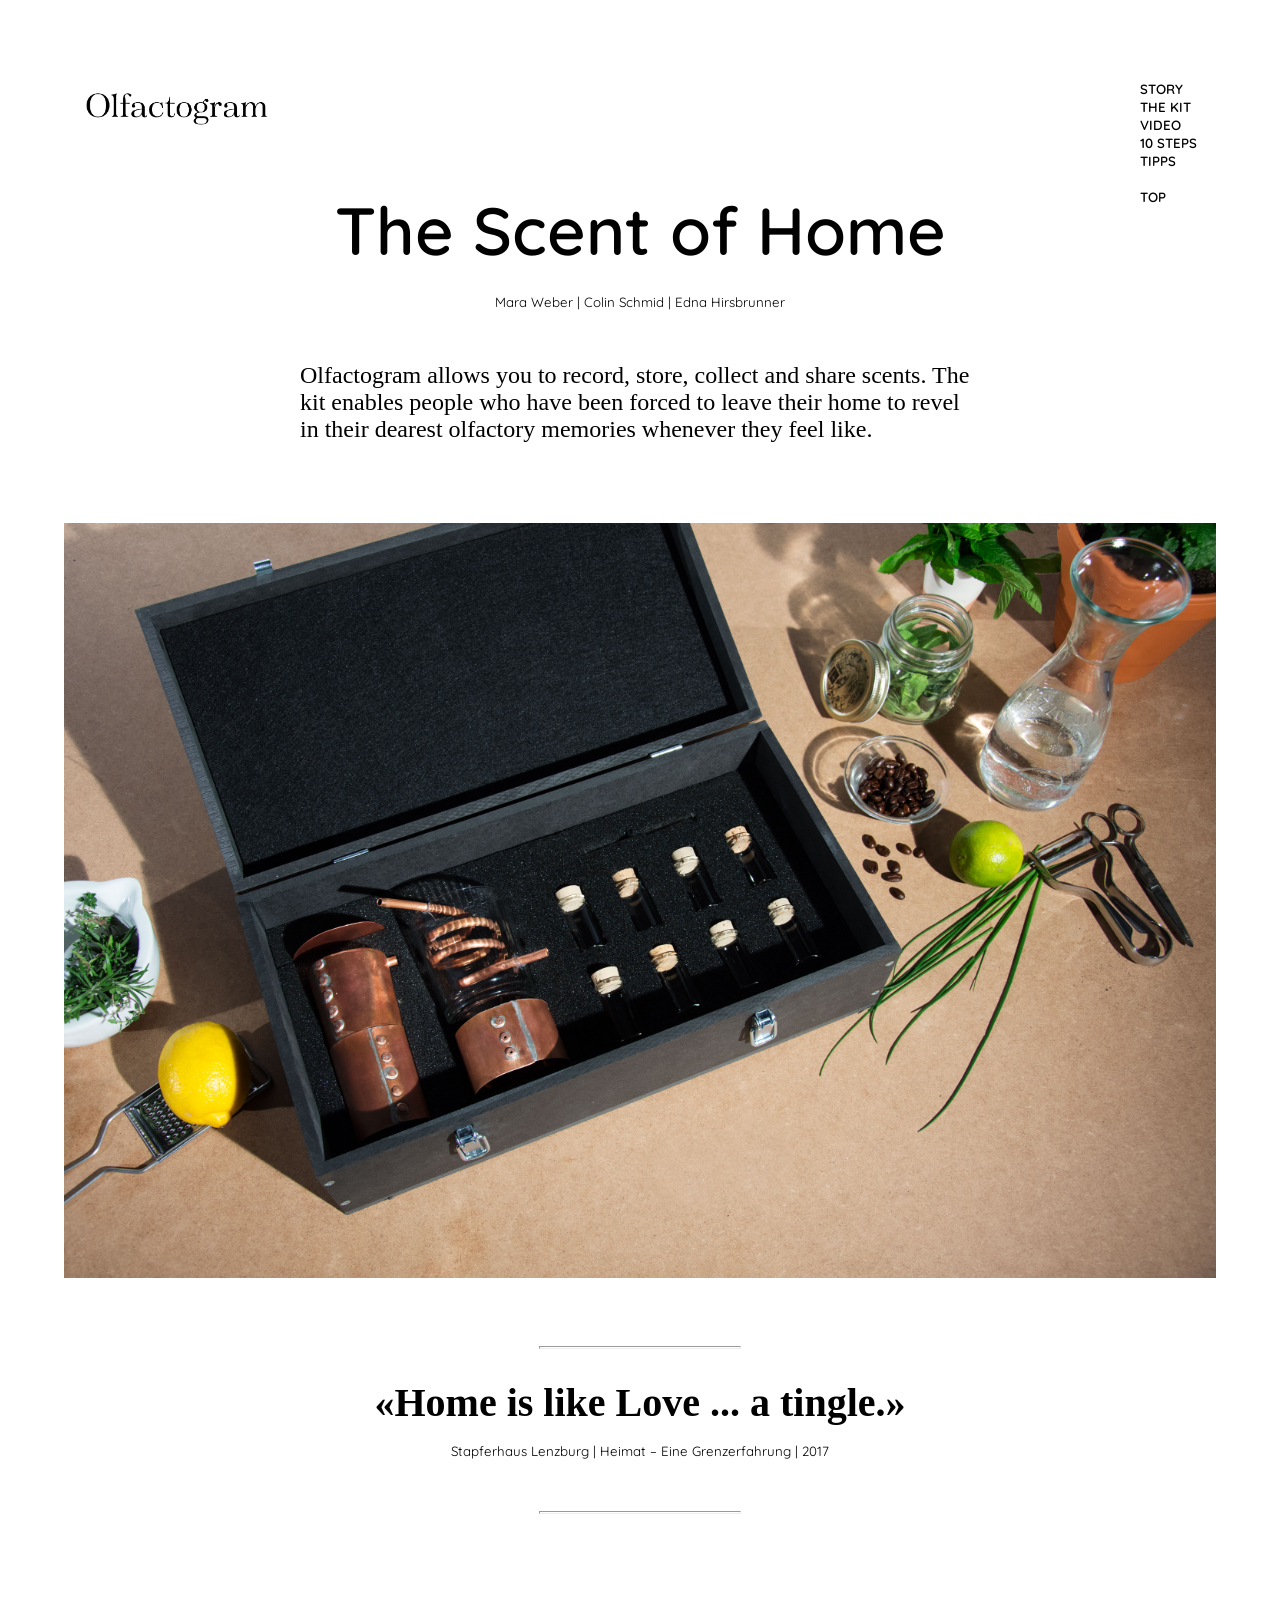
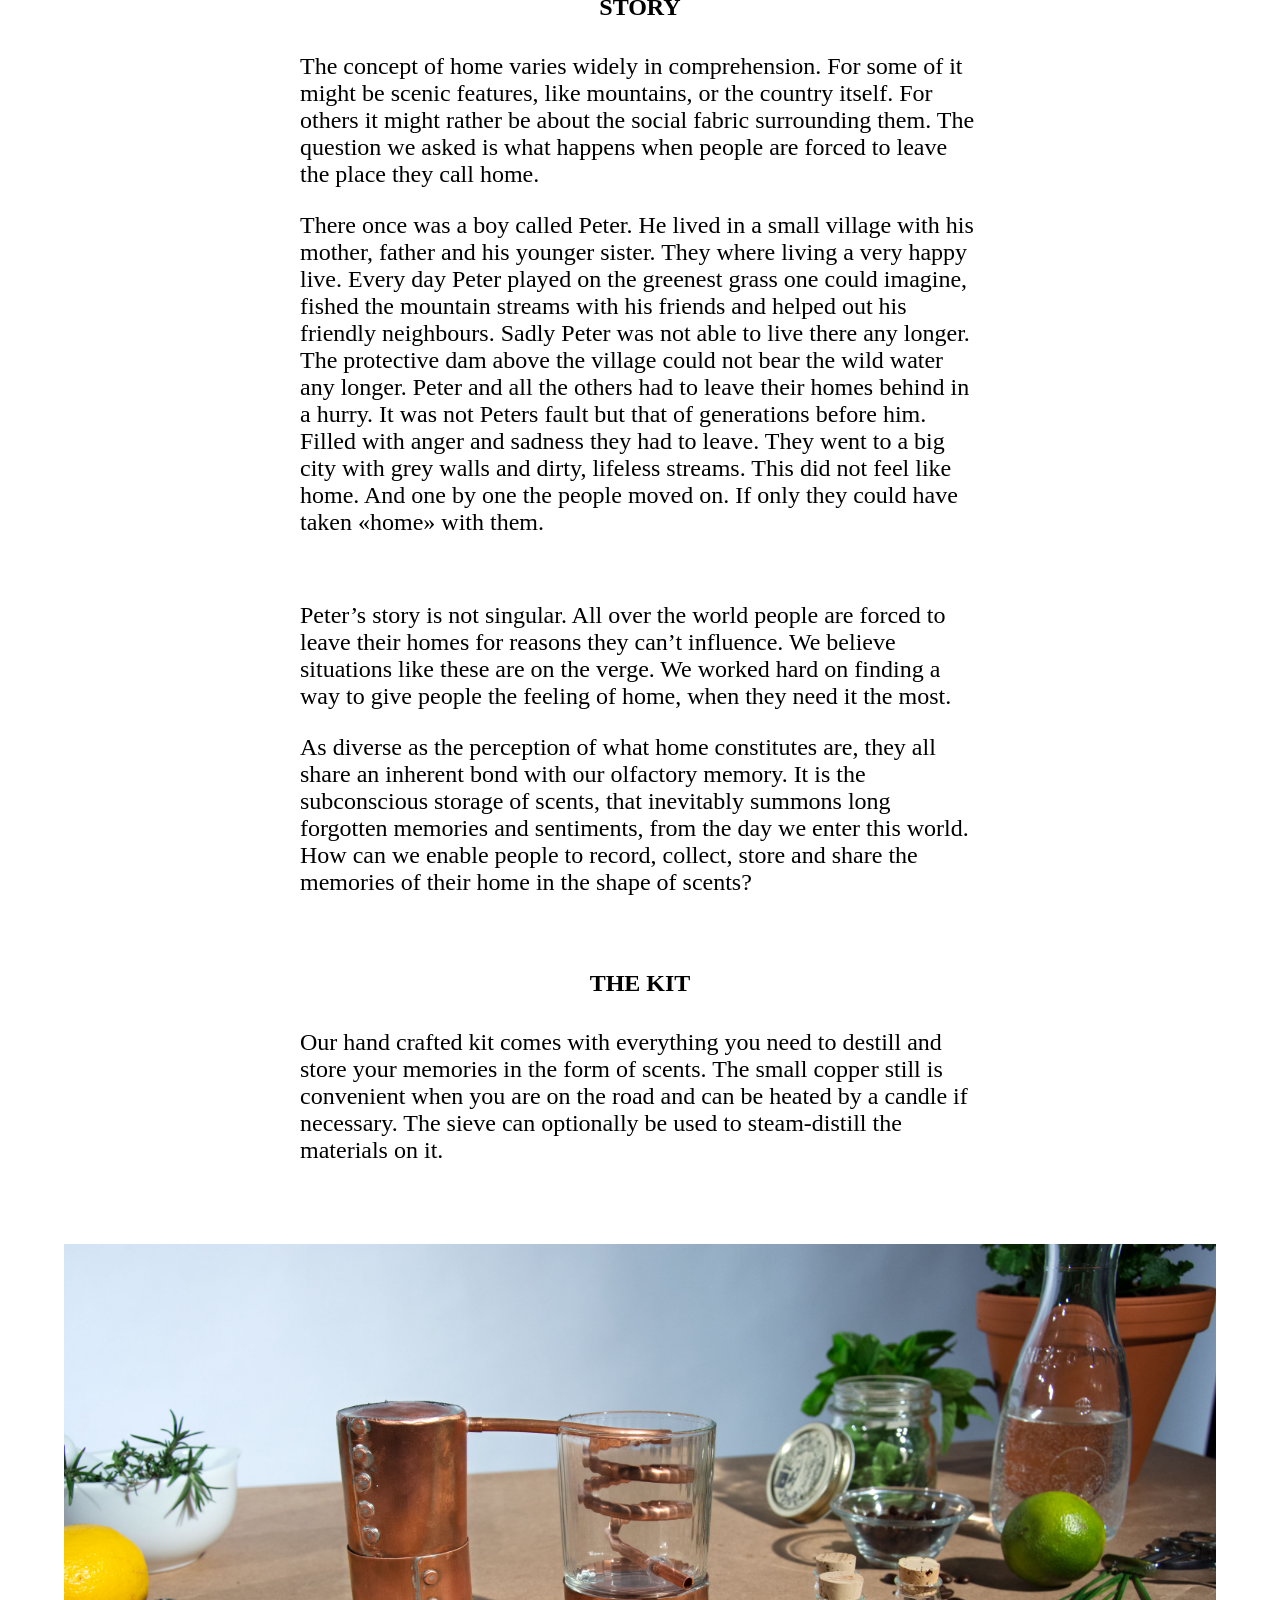
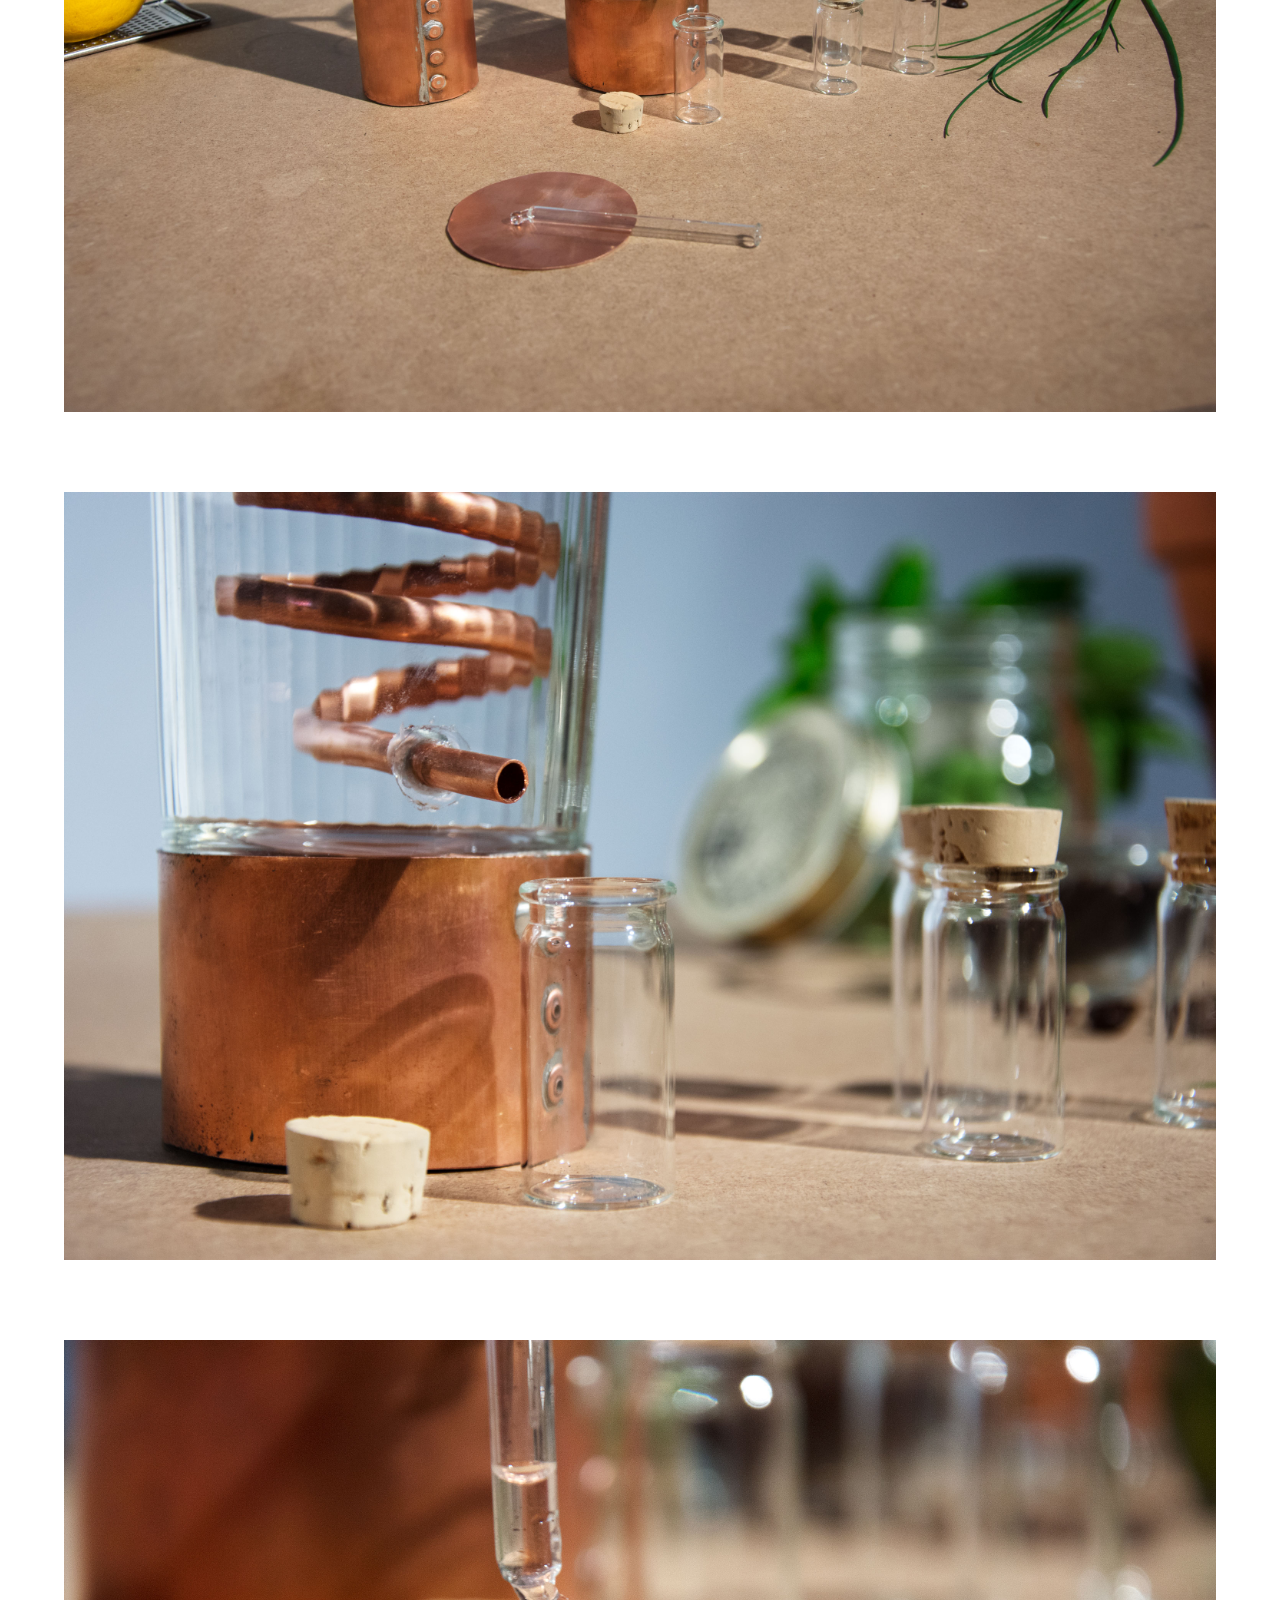
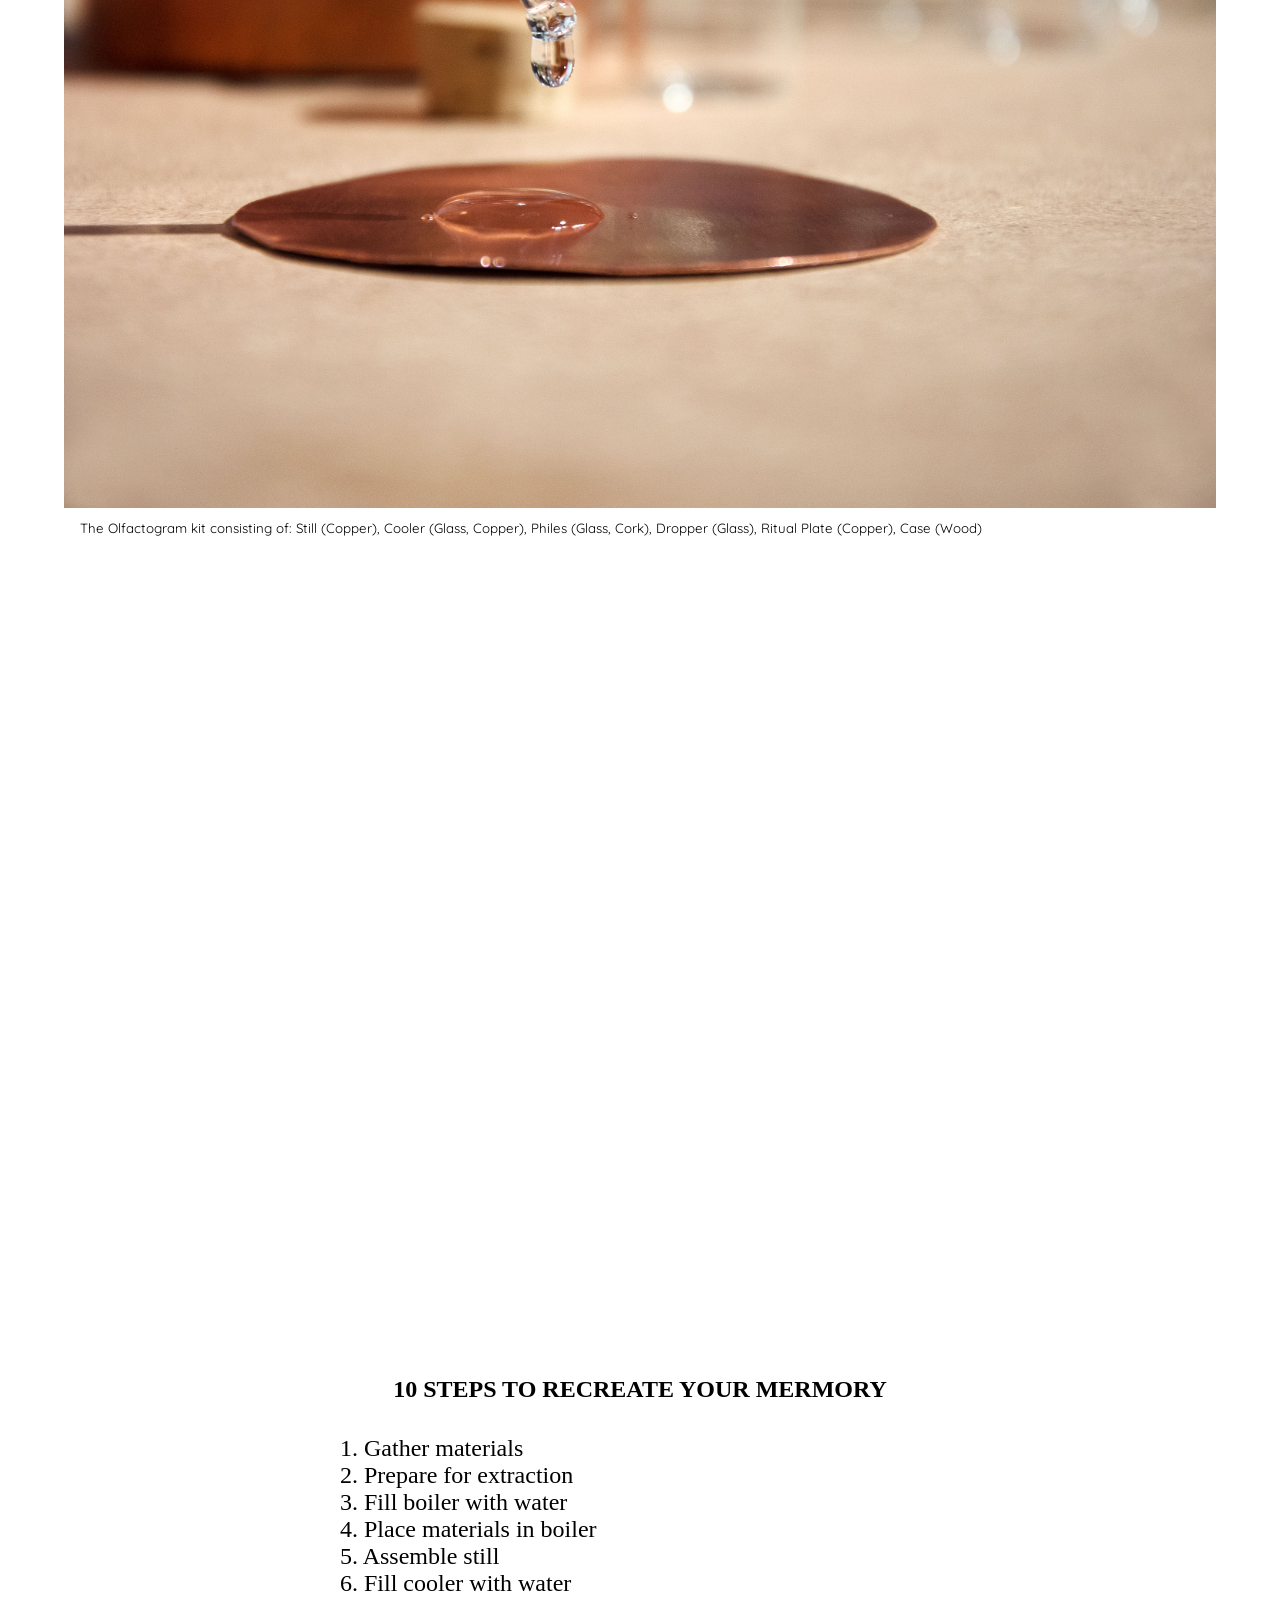
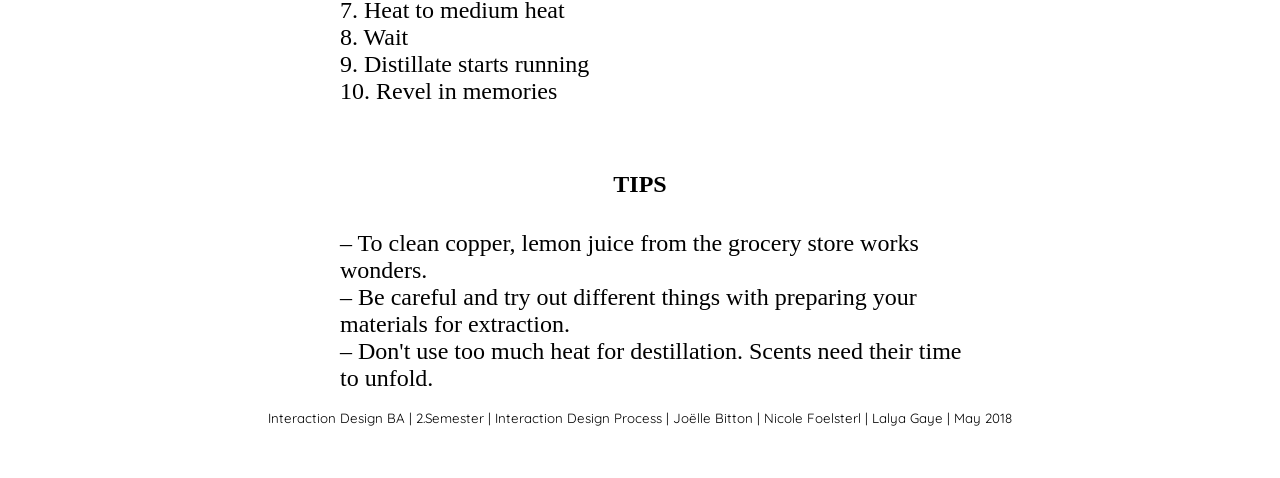
<file: index.html>
<!DOCTYPE html>
<html>
    <head>
          <meta charset="utf-8">
              <title>Olfactogram</title>

                  <link href="https://fonts.googleapis.com/css?family=Quicksand:300,400" rel="stylesheet">
                      <link rel="stylesheet" href="style.css">

                        </head>
                          <body>
                              <img src="links/olfactogram_logo_web.png" alt="Olfactogram" class="Bild2">

                              <div class="navigation">
                                <a href="#story">STORY</a><br>
                                <a href="#kit">THE KIT</a><br>
                                <a href="#video">VIDEO</a><br>
                                <a href="#10steps">10 STEPS</a><br>
                                <a href="#tipps">TIPPS</a><br><br>
                                <a href="#top">TOP</a><br>
                              </div>

                              <h2>The Scent of Home</h2>
                              <h5>Mara Weber | Colin Schmid | Edna Hirsbrunner</h5>

                              <p>Olfactogram allows you to record, store, collect and share scents. The kit enables people who have been forced to leave their home to revel in their dearest olfactory memories whenever they feel like.</p>

                              <img src="links/_DSC8120.jpg" alt="Olfactogram_1" class="Bild1">

                              <a name="story"></a>
                              <hr class="Linietop">
                              <h3>«Home is like Love ... a tingle.»</h3>
                              <h5>Stapferhaus Lenzburg | Heimat – Eine Grenzerfahrung | 2017</h5>
                              <hr class="Liniebelow">
                              <h4>STORY</h4>
                              <p>The concept of home varies widely in comprehension. For some of it might be scenic features, like mountains, or the country itself. For others it might rather be about the social fabric surrounding them. The question we asked is what happens when people are forced to leave the place they call home.</p>
                              <p>There once was a boy called Peter. He lived in a small village with his mother, father and his younger sister. They where living a very happy live. Every day Peter played on the greenest grass one could imagine, fished the mountain streams with his friends and helped out his friendly neighbours. Sadly Peter was not able to live there any longer. The protective dam above the village could not bear the wild water any longer. Peter and all the others had to leave their homes behind in a hurry. It was not Peters fault but that of generations before him. Filled with anger and sadness they had to leave. They went to a big city with grey walls and dirty, lifeless streams. This did not feel like home. And one by one the people moved on. If only they could have taken «home» with them.</p>
                               <p>Peter’s story is not singular. All over the world people are forced to leave their homes for reasons they can’t influence. We believe situations like these are on the verge. We worked hard on finding a way to give people the feeling of home, when they need it the most.</p>
                              <p>As diverse as the perception of what home constitutes are, they all share an inherent bond with our olfactory memory. It is the subconscious storage of scents, that inevitably summons long forgotten memories and sentiments, from the day we enter this world. How can we enable people to record, collect, store and share the memories of their home in the shape of scents?</p>

                              <a name="kit"></a>
                              <h4>THE KIT</h4>
                              <p>Our hand crafted kit comes with everything you need to destill and store your memories in the form of scents. The small copper still is convenient when you are on the road and can be heated by a candle if necessary. The sieve can optionally be used to steam-distill the materials on it.</p>


                              <img src="links/_DSC8134.jpg" alt="Olfactogram_2" class="Bild1">
                              <img src="links/_DSC8174.jpg" alt="Olfactogram_3" class="Bild1">
                              <img src="links/_DSC8155.jpg" alt="Olfactogram_4" class="Bild1">
                              <h6>The Olfactogram kit consisting of: Still (Copper), Cooler (Glass, Copper), Philes (Glass, Cork), Dropper (Glass), Ritual Plate (Copper), Case (Wood)</h6>

                              <a name="video"></a>
                              <style>.embed-container { position: relative; padding-bottom: 56.25%; margin: 0 auto; height: 0; z-index: 0; overflow: hidden; max-width: 90%; height: auto; } .embed-container iframe, .embed-container object, .embed-container embed { position: absolute; top: 0; left: 0; width: 100%; height: 100%; }</style>
                              <div class='embed-container'>
                                <iframe src="https://player.vimeo.com/video/267898195" width="640" height="360" frameborder="0" webkitallowfullscreen mozallowfullscreen allowfullscreen></iframe></div>

                              <a name="10steps"></a>
                              <h4>10 STEPS TO RECREATE YOUR MERMORY</h4>
                              <ol>
                                <li>1. Gather materials</li>
                                <li>2. Prepare for extraction</li>
                                <li>3. Fill boiler with water</li>
                                <li>4. Place materials in boiler</li>
                                <li>5. Assemble still</li>
                                <li>6. Fill cooler with water</li>
                                <li>7. Heat to medium heat</li>
                                <li>8. Wait</li>
                                <li>9. Distillate starts running</li>
                                <li>10. Revel in memories</li>
                              </ol>

                              <a name="tipps"></a>
                              <h4>TIPS</h4>
                                <ul>
                                  <li>– To clean copper, lemon juice from the grocery store works wonders.</li>
                                  <li>– Be careful and try out different things with preparing your materials for extraction.</li>
                                  <li>– Don't use too much heat for destillation. Scents need their time to unfold.</li>
                                </ul>

                                <h5>Interaction Design BA | 2.Semester | Interaction Design Process | Joëlle Bitton | Nicole Foelsterl | Lalya Gaye | May 2018</h5>

                                                  </body>
</html>
</file>
<file: style.css>
body{
  margin: 0;
  font-family: tenez, serif;
}
h1{
  font-size: 20pt;
  text-align: left;
  margin-left: 80px;
  margin-top: 80px;
}
h2{
  font-size: 50pt;
  font-family: 'Quicksand', sans-serif;
  font-weight: 600;
  margin-bottom: 20px;
  text-align: center;
}
h3{
  font-size: 30pt;
  font-family: tenez, serif;
  margin: 0;
  margin-bottom: 15px;
  text-align: center;
}
h4{
  font-size: 18pt;
  margin-left: 300px;
  margin-right: 300px;
  text-align: center;
}
h5{
  margin-top: 0;
  margin-bottom: 50px;
  font-size: 10pt;
  line-height: 20px;
  font-family: 'Quicksand', sans-serif;
  font-weight: 400;
  text-align: center;
}
h6{
  margin-top: 10px;
  margin-bottom: 50px;
  margin-left: 80px;
  font-size: 10pt;
  line-height: 20px;
  font-family: 'Quicksand', sans-serif;
  font-weight: 400;
  text-align: left;
}
a{
  font-size: 10pt;
  color: black;
  text-decoration:none;
  font-family: 'Quicksand', sans-serif;
  font-weight: 600;
  text-align: right;
  margin-top: 0;
  margin-bottom: 10px;
  background-color: white;
  padding-left: 3px;
  padding-right: 3px;
}
.navigation{
  position: fixed;
  top: 80px;
  right: 80px;
  z-index: 10;
}
p, li{
  font-size: 18pt;
  margin-left: 300px;
  margin-right: 300px;
  list-style-type: none;
}
.Linietop{
  width: 200px;
  height: 1px;
  color: black;
  margin: 0 auto;
  margin-top: 50px;
  margin-bottom: 30px;
}
.Liniebelow{
  width: 200px;
  height: 1px;
  color: black;
  margin: 0 auto;
  margin-top: 0;
  margin-bottom: 80px;
}
.Bild1{
width: 90%;
display: block;
margin-left: auto;
margin-right: auto;
margin-top: 80px;
}

.Bild2{
width: 200px;
display: block;
margin-left: 80px;
margin-top: 80px;
}
</file>
